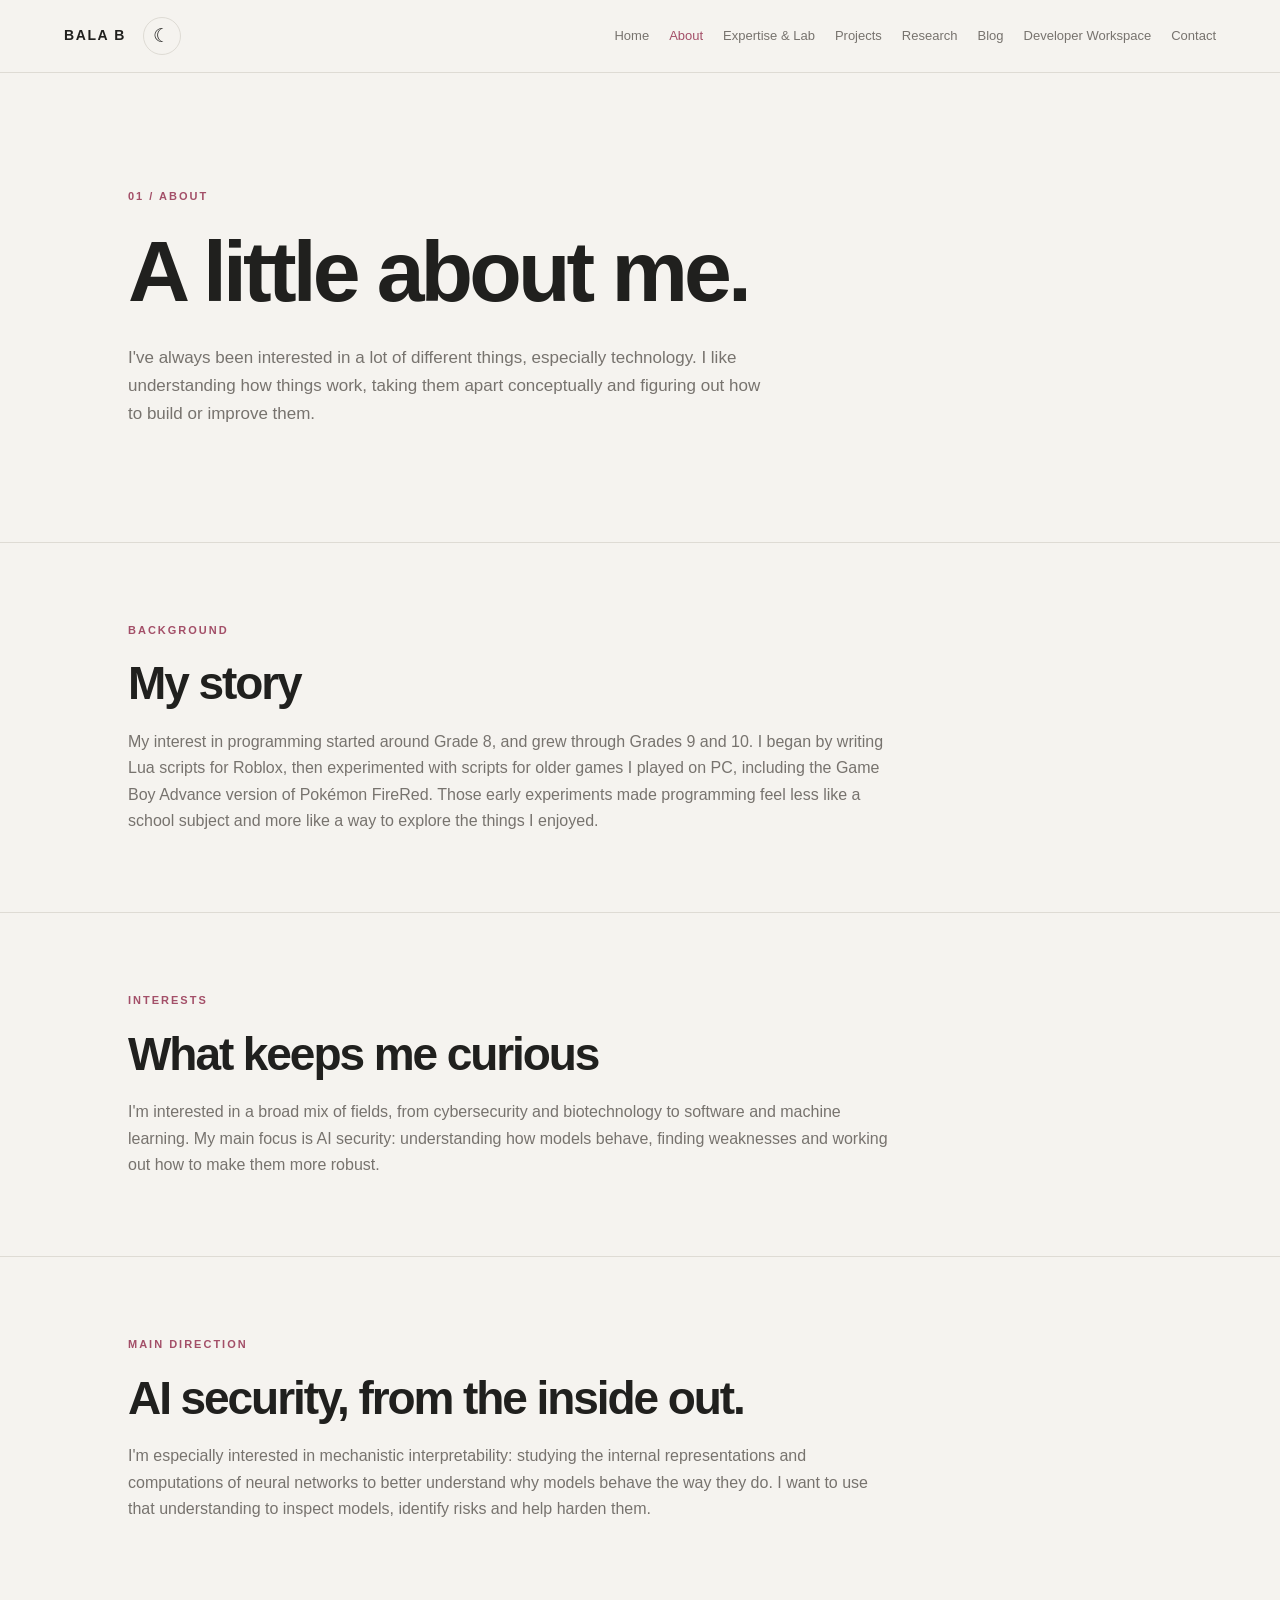
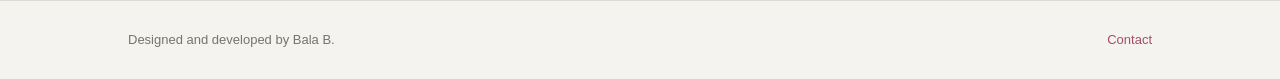
<file: about.html>
<!DOCTYPE html>
<html lang="en">
<head>
    <meta charset="UTF-8">
    <meta name="viewport" content="width=device-width, initial-scale=1.0">
    <meta name="description" content="Bala B's portfolio, projects, research and technical notes.">
    <meta name="theme-color" content="#f5f3ef">
    <title>About | Bala B</title>
    <script>
        try {
            const savedTheme = localStorage.getItem("bala-portfolio-theme");
            document.documentElement.dataset.theme = savedTheme === "dark" ? "dark" : "light";
        } catch (error) {
            document.documentElement.dataset.theme = "light";
        }
    </script>
    <link rel="stylesheet" href="css/style.css">
    <link rel="stylesheet" href="css/animations.css">
    <link rel="stylesheet" href="css/responsive.css">
</head>
<body>
    <header class="site-header">
        <nav class="navigation" aria-label="Main navigation">
            <div class="brand-group">
                <a class="brand" href="index.html">BALA B</a>
                <button class="theme-toggle" type="button" aria-label="Switch to dark theme" title="Switch theme">
                    <span class="theme-symbol" aria-hidden="true">☾</span>
                </button>
            </div>
            <div class="nav-tools">
                <button class="menu-toggle" type="button" aria-expanded="false" aria-controls="primary-navigation">Menu</button>
            </div>
            <div class="nav-links" id="primary-navigation">
                    <a href="index.html">Home</a>
                    <a href="about.html" aria-current="page">About</a>
                    <a href="expertise.html">Expertise & Lab</a>
                    <a href="projects.html">Projects</a>
                    <a href="research.html">Research</a>
                    <a href="blog.html">Blog</a>
                    <a href="workspace.html">Developer Workspace</a>
                    <a href="contact.html">Contact</a>
            </div>
        </nav>
    </header>

    <main>
        <section class="page-hero">
            <p class="eyebrow">01 / ABOUT</p>
            <h1>A little about me.</h1>
            <p class="hero-description">I've always been interested in a lot of different things, especially technology. I like understanding how things work, taking them apart conceptually and figuring out how to build or improve them.</p>
        </section>
        
        <section class="content-section">
            <p class="eyebrow">BACKGROUND</p>
            <h2>My story</h2>
            <p>My interest in programming started around Grade 8, and grew through Grades 9 and 10. I began by writing Lua scripts for Roblox, then experimented with scripts for older games I played on PC, including the Game Boy Advance version of Pokémon FireRed. Those early experiments made programming feel less like a school subject and more like a way to explore the things I enjoyed.</p>
        </section>

        <section class="content-section">
            <p class="eyebrow">INTERESTS</p>
            <h2>What keeps me curious</h2>
            <p>I'm interested in a broad mix of fields, from cybersecurity and biotechnology to software and machine learning. My main focus is AI security: understanding how models behave, finding weaknesses and working out how to make them more robust.</p>
        </section>
        <section class="content-section">
            <p class="eyebrow">MAIN DIRECTION</p>
            <h2>AI security, from the inside out.</h2>
            <p>I'm especially interested in mechanistic interpretability: studying the internal representations and computations of neural networks to better understand why models behave the way they do. I want to use that understanding to inspect models, identify risks and help harden them.</p>
        </section>
    </main>

    <footer class="site-footer">
        <p>Designed and developed by Bala B.</p>
        <a href="contact.html">Contact</a>
    </footer>

    <script src="js/theme.js"></script>
    <script src="js/navigation.js"></script>
    <script src="js/github.js"></script>

<script src="js/main.js"></script>
</body>
</html>
</file>
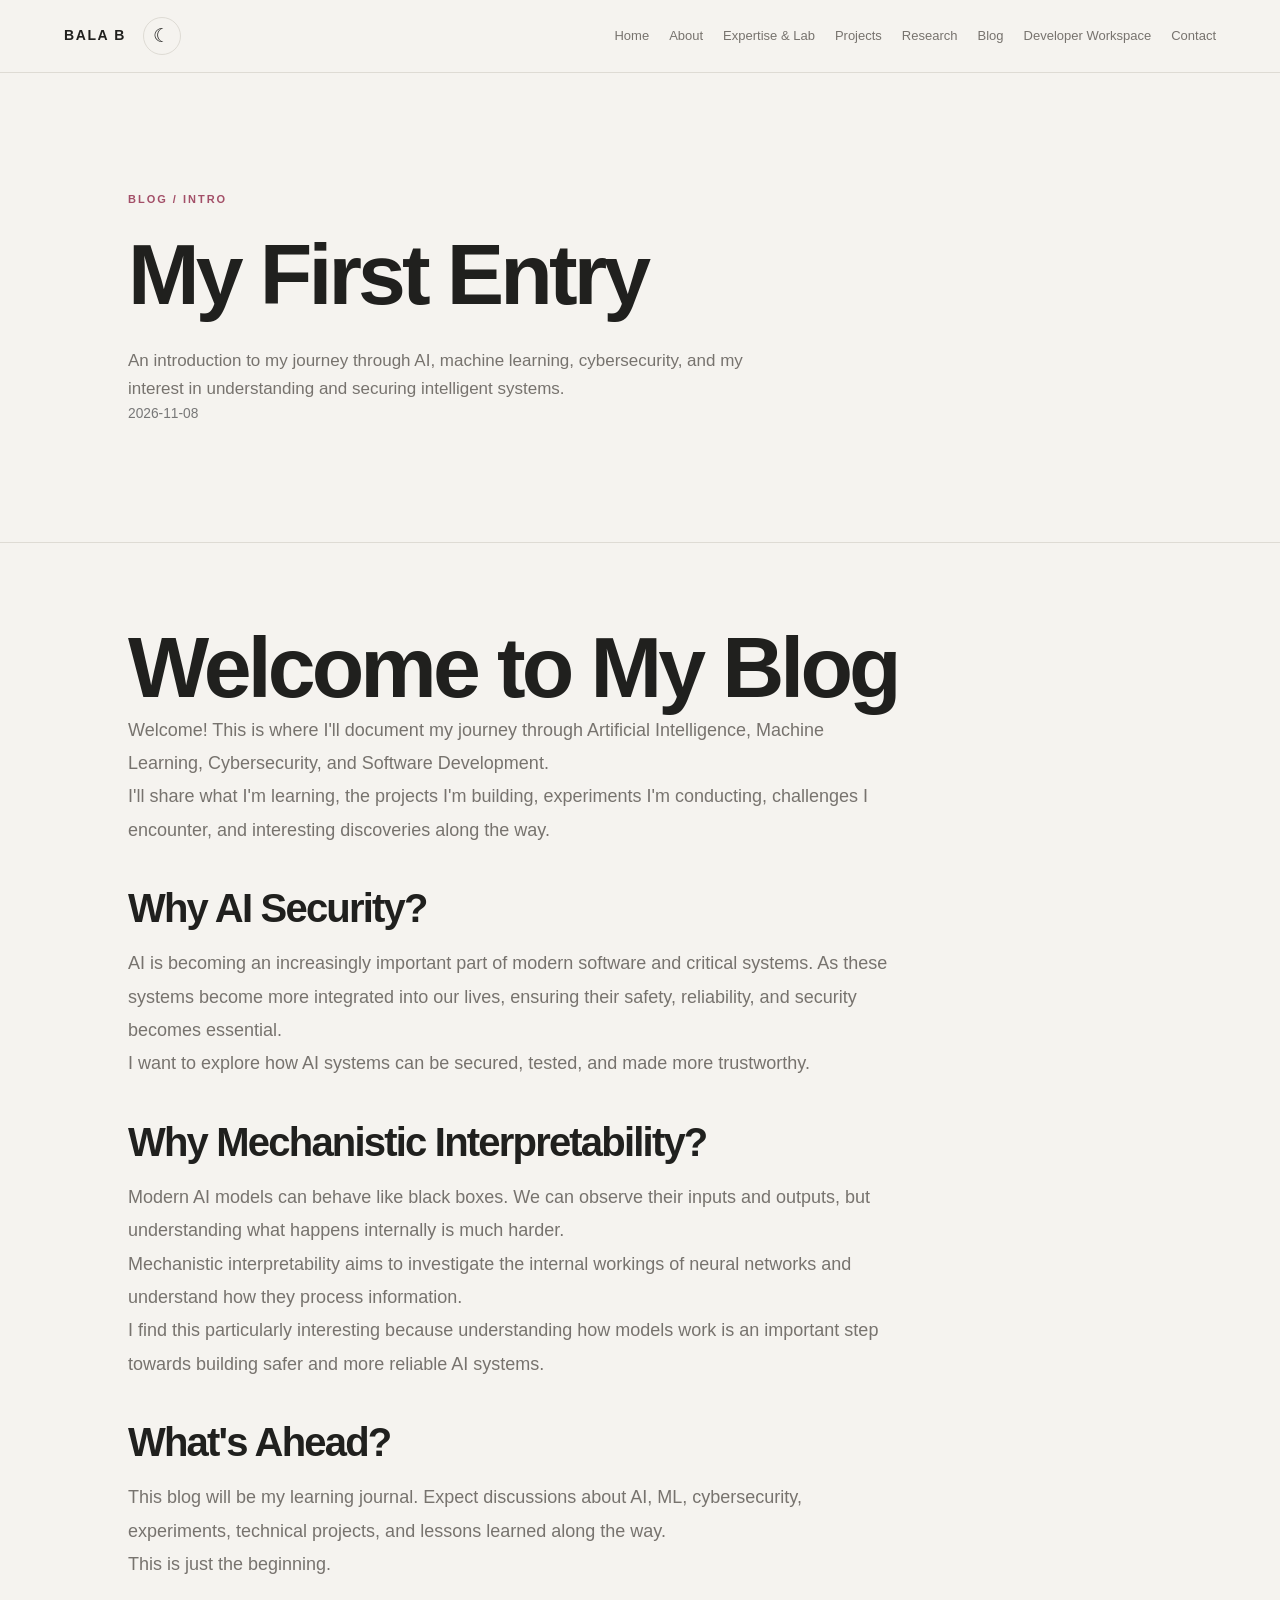
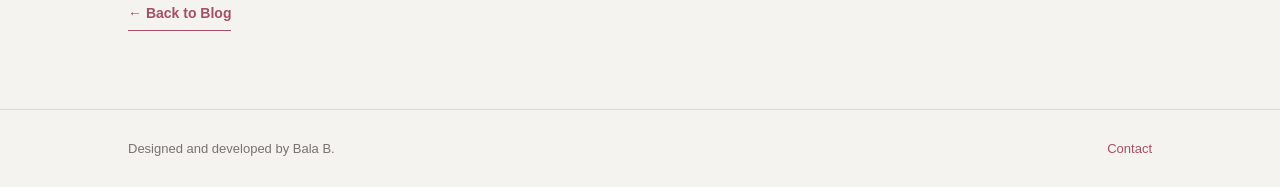
<file: blog-my-first-blog.html>
<!DOCTYPE html>
<html lang="en">
<head>
<meta charset="UTF-8">
<meta name="viewport" content="width=device-width, initial-scale=1.0">
<meta name="description" content="An introduction to my journey through AI, machine learning, cybersecurity, and my interest in understanding and securing intelligent systems.">
<title>My First Entry | Bala B</title>

<script>
try {
    const t = localStorage.getItem("bala-portfolio-theme");
    document.documentElement.dataset.theme =
        t === "dark" ? "dark" : "light";
} catch(e) {
    document.documentElement.dataset.theme = "light";
}
</script>

<link rel="stylesheet" href="css/style.css">
<link rel="stylesheet" href="css/animations.css">
<link rel="stylesheet" href="css/responsive.css">
</head>

<body>

<header class="site-header">
<nav class="navigation" aria-label="Main navigation">

<div class="brand-group">
<a class="brand" href="index.html">BALA B</a>
<button class="theme-toggle" type="button"
aria-label="Switch theme" title="Switch theme">
<span class="theme-symbol" aria-hidden="true">☾</span>
</button>
</div>

<div class="nav-tools">
<button class="menu-toggle" type="button"
aria-expanded="false" aria-controls="primary-navigation">
Menu
</button>
</div>

<div class="nav-links" id="primary-navigation">
<a href="index.html">Home</a>
<a href="about.html">About</a>
<a href="expertise.html">Expertise &amp; Lab</a>
<a href="projects.html">Projects</a>
<a href="research.html">Research</a>
<a href="blog.html">Blog</a>
<a href="workspace.html">Developer Workspace</a>
<a href="contact.html">Contact</a>
</div>

</nav>
</header>

<main>

<section class="page-hero">
<p class="eyebrow">BLOG / Intro</p>
<h1>My First Entry</h1>
<p class="hero-description">An introduction to my journey through AI, machine learning, cybersecurity, and my interest in understanding and securing intelligent systems.</p>
<p class="generated-meta">2026-11-08</p>
</section>

<section class="content-section article-content">
<h1>Welcome to My Blog</h1>
<p>Welcome! This is where I'll document my journey through Artificial Intelligence, Machine Learning, Cybersecurity, and Software Development.</p>
<p>I'll share what I'm learning, the projects I'm building, experiments I'm conducting, challenges I encounter, and interesting discoveries along the way.</p>
<h2>Why AI Security?</h2>
<p>AI is becoming an increasingly important part of modern software and critical systems. As these systems become more integrated into our lives, ensuring their safety, reliability, and security becomes essential.</p>
<p>I want to explore how AI systems can be secured, tested, and made more trustworthy.</p>
<h2>Why Mechanistic Interpretability?</h2>
<p>Modern AI models can behave like black boxes. We can observe their inputs and outputs, but understanding what happens internally is much harder.</p>
<p>Mechanistic interpretability aims to investigate the internal workings of neural networks and understand how they process information.</p>
<p>I find this particularly interesting because understanding how models work is an important step towards building safer and more reliable AI systems.</p>
<h2>What's Ahead?</h2>
<p>This blog will be my learning journal. Expect discussions about AI, ML, cybersecurity, experiments, technical projects, and lessons learned along the way.</p>
<p>This is just the beginning.</p>
<p>
<a class="text-link" href="blog.html">
← Back to Blog
</a>
</p>
</section>

</main>

<footer class="site-footer">
<p>Designed and developed by Bala B.</p>
<a href="contact.html">Contact</a>
</footer>

<script src="js/theme.js"></script>
<script src="js/navigation.js"></script>
<script src="js/github.js"></script>
<script src="js/main.js"></script>

</body>
</html>
</file>
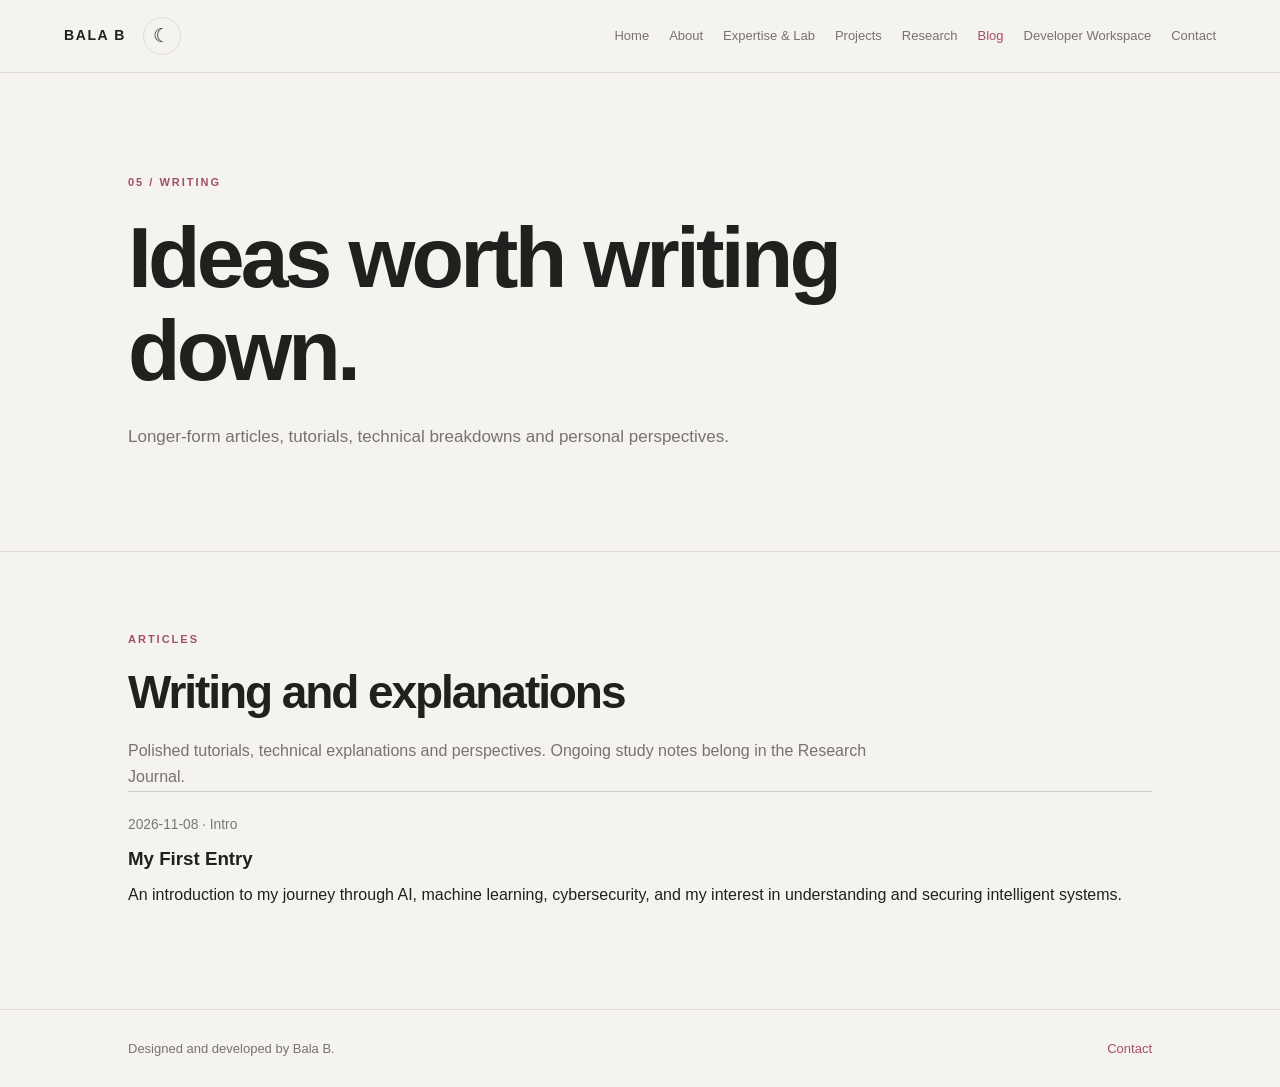
<file: blog.html>
<!DOCTYPE html>
<html lang="en">
<head>
    <meta charset="UTF-8">
    <meta name="viewport" content="width=device-width, initial-scale=1.0">
    <meta name="description" content="Bala B's portfolio, projects, research and technical notes.">
    <meta name="theme-color" content="#f5f3ef">
    <title>Blog | Bala B</title>
    <script>
        try {
            const savedTheme = localStorage.getItem("bala-portfolio-theme");
            document.documentElement.dataset.theme = savedTheme === "dark" ? "dark" : "light";
        } catch (error) {
            document.documentElement.dataset.theme = "light";
        }
    </script>
    <link rel="stylesheet" href="css/style.css">
    <link rel="stylesheet" href="css/animations.css">
    <link rel="stylesheet" href="css/responsive.css">
</head>
<body>
    <header class="site-header">
        <nav class="navigation" aria-label="Main navigation">
            <div class="brand-group">
                <a class="brand" href="index.html">BALA B</a>
                <button class="theme-toggle" type="button" aria-label="Switch to dark theme" title="Switch theme">
                    <span class="theme-symbol" aria-hidden="true">☾</span>
                </button>
            </div>
            <div class="nav-tools">
                <button class="menu-toggle" type="button" aria-expanded="false" aria-controls="primary-navigation">Menu</button>
            </div>
            <div class="nav-links" id="primary-navigation">
                    <a href="index.html">Home</a>
                    <a href="about.html">About</a>
                    <a href="expertise.html">Expertise & Lab</a>
                    <a href="projects.html">Projects</a>
                    <a href="research.html">Research</a>
                    <a href="blog.html" aria-current="page">Blog</a>
                    <a href="workspace.html">Developer Workspace</a>
                    <a href="contact.html">Contact</a>
            </div>
        </nav>
    </header>

    <main>
        <section class="page-hero">
            <p class="eyebrow">05 / WRITING</p>
            <h1>Ideas worth writing down.</h1>
            <p class="hero-description">Longer-form articles, tutorials, technical breakdowns and personal perspectives.</p>
        </section>
        
        <section class="content-section">
            <p class="eyebrow">ARTICLES</p>
            <h2>Writing and explanations</h2>
            <p>Polished tutorials, technical explanations and perspectives. Ongoing study notes belong in the Research Journal.</p>
            <!-- GENERATED:blog:START -->

<article class="generated-entry">
<p class="generated-meta">2026-11-08 · Intro</p>
<h3><a href="blog-my-first-blog.html">My First Entry</a></h3>
<p>An introduction to my journey through AI, machine learning, cybersecurity, and my interest in understanding and securing intelligent systems.</p>
</article>
<!-- GENERATED:blog:END -->
        </section>
    </main>

    <footer class="site-footer">
        <p>Designed and developed by Bala B.</p>
        <a href="contact.html">Contact</a>
    </footer>

    <script src="js/theme.js"></script>
    <script src="js/navigation.js"></script>
    <script src="js/github.js"></script>

<script src="js/main.js"></script>
</body>
</html>
</file>
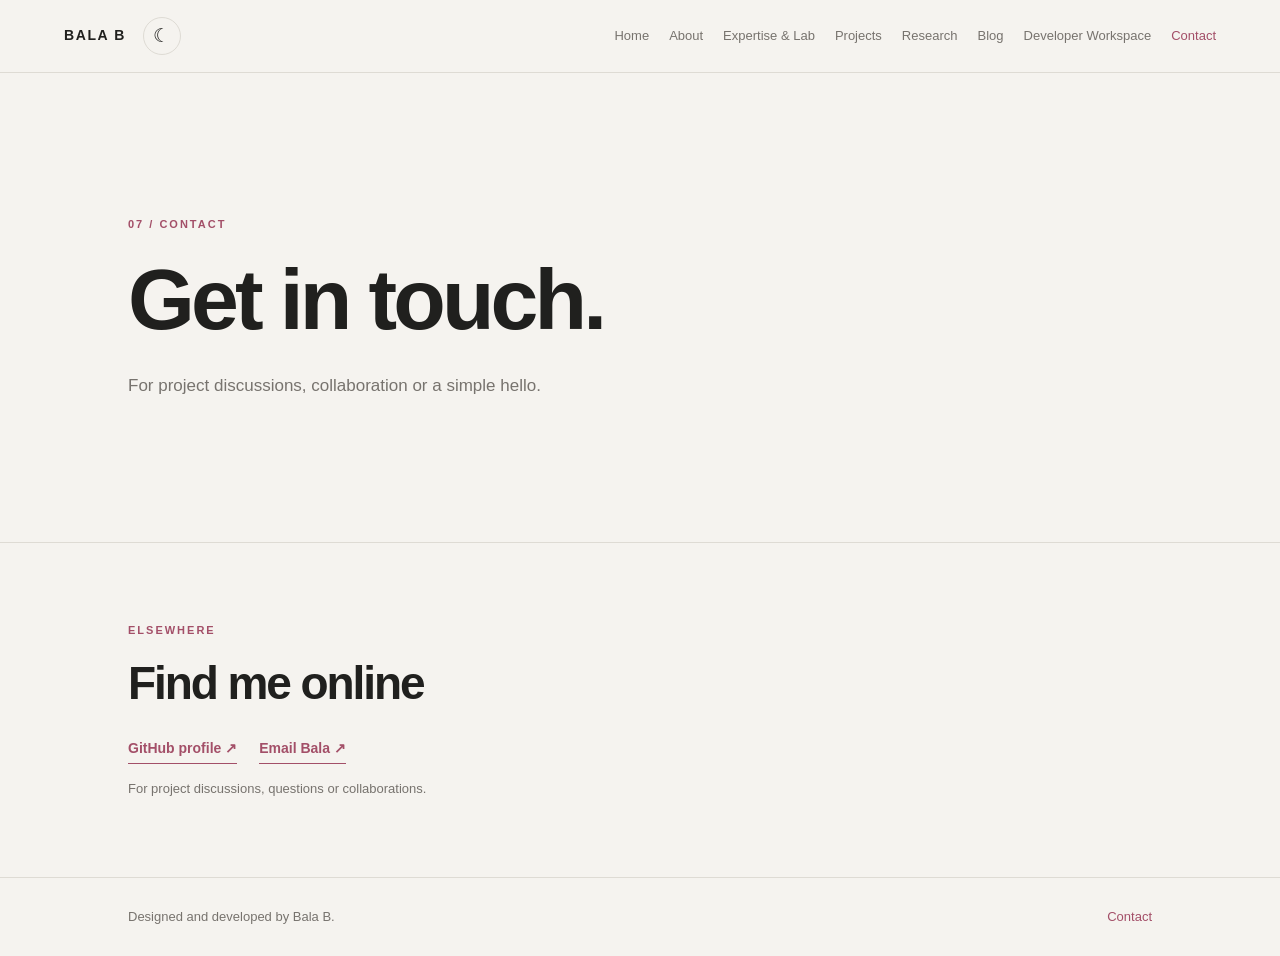
<file: contact.html>
<!DOCTYPE html>
<html lang="en">
<head>
    <meta charset="UTF-8">
    <meta name="viewport" content="width=device-width, initial-scale=1.0">
    <meta name="description" content="Bala B's portfolio, projects, research and technical notes.">
    <meta name="theme-color" content="#f5f3ef">
    <title>Contact | Bala B</title>
    <script>
        try {
            const savedTheme = localStorage.getItem("bala-portfolio-theme");
            document.documentElement.dataset.theme = savedTheme === "dark" ? "dark" : "light";
        } catch (error) {
            document.documentElement.dataset.theme = "light";
        }
    </script>
    <link rel="stylesheet" href="css/style.css">
    <link rel="stylesheet" href="css/animations.css">
    <link rel="stylesheet" href="css/responsive.css">
</head>
<body>
    <header class="site-header">
        <nav class="navigation" aria-label="Main navigation">
            <div class="brand-group">
                <a class="brand" href="index.html">BALA B</a>
                <button class="theme-toggle" type="button" aria-label="Switch to dark theme" title="Switch theme">
                    <span class="theme-symbol" aria-hidden="true">☾</span>
                </button>
            </div>
            <div class="nav-tools">
                <button class="menu-toggle" type="button" aria-expanded="false" aria-controls="primary-navigation">Menu</button>
            </div>
            <div class="nav-links" id="primary-navigation">
                    <a href="index.html">Home</a>
                    <a href="about.html">About</a>
                    <a href="expertise.html">Expertise & Lab</a>
                    <a href="projects.html">Projects</a>
                    <a href="research.html">Research</a>
                    <a href="blog.html">Blog</a>
                    <a href="workspace.html">Developer Workspace</a>
                    <a href="contact.html" aria-current="page">Contact</a>
            </div>
        </nav>
    </header>

    <main>
        <section class="page-hero">
            <p class="eyebrow">07 / CONTACT</p>
            <h1>Get in touch.</h1>
            <p class="hero-description">For project discussions, collaboration or a simple hello.</p>
        </section>
        
        <section class="content-section">
            <p class="eyebrow">ELSEWHERE</p>
            <h2>Find me online</h2>
            
                <div class="contact-links">
                    <a class="text-link" href="https://github.com/bala124656" target="_blank" rel="noopener noreferrer">GitHub profile ↗</a>
                    <a class="text-link" href="mailto:bala124656@gmail.com">Email Bala ↗</a>
                </div>
                <p class="muted">For project discussions, questions or collaborations.</p>
            
        </section>
    </main>

    <footer class="site-footer">
        <p>Designed and developed by Bala B.</p>
        <a href="contact.html">Contact</a>
    </footer>

    <script src="js/theme.js"></script>
    <script src="js/navigation.js"></script>
    <script src="js/github.js"></script>

<script src="js/main.js"></script>
</body>
</html>
</file>
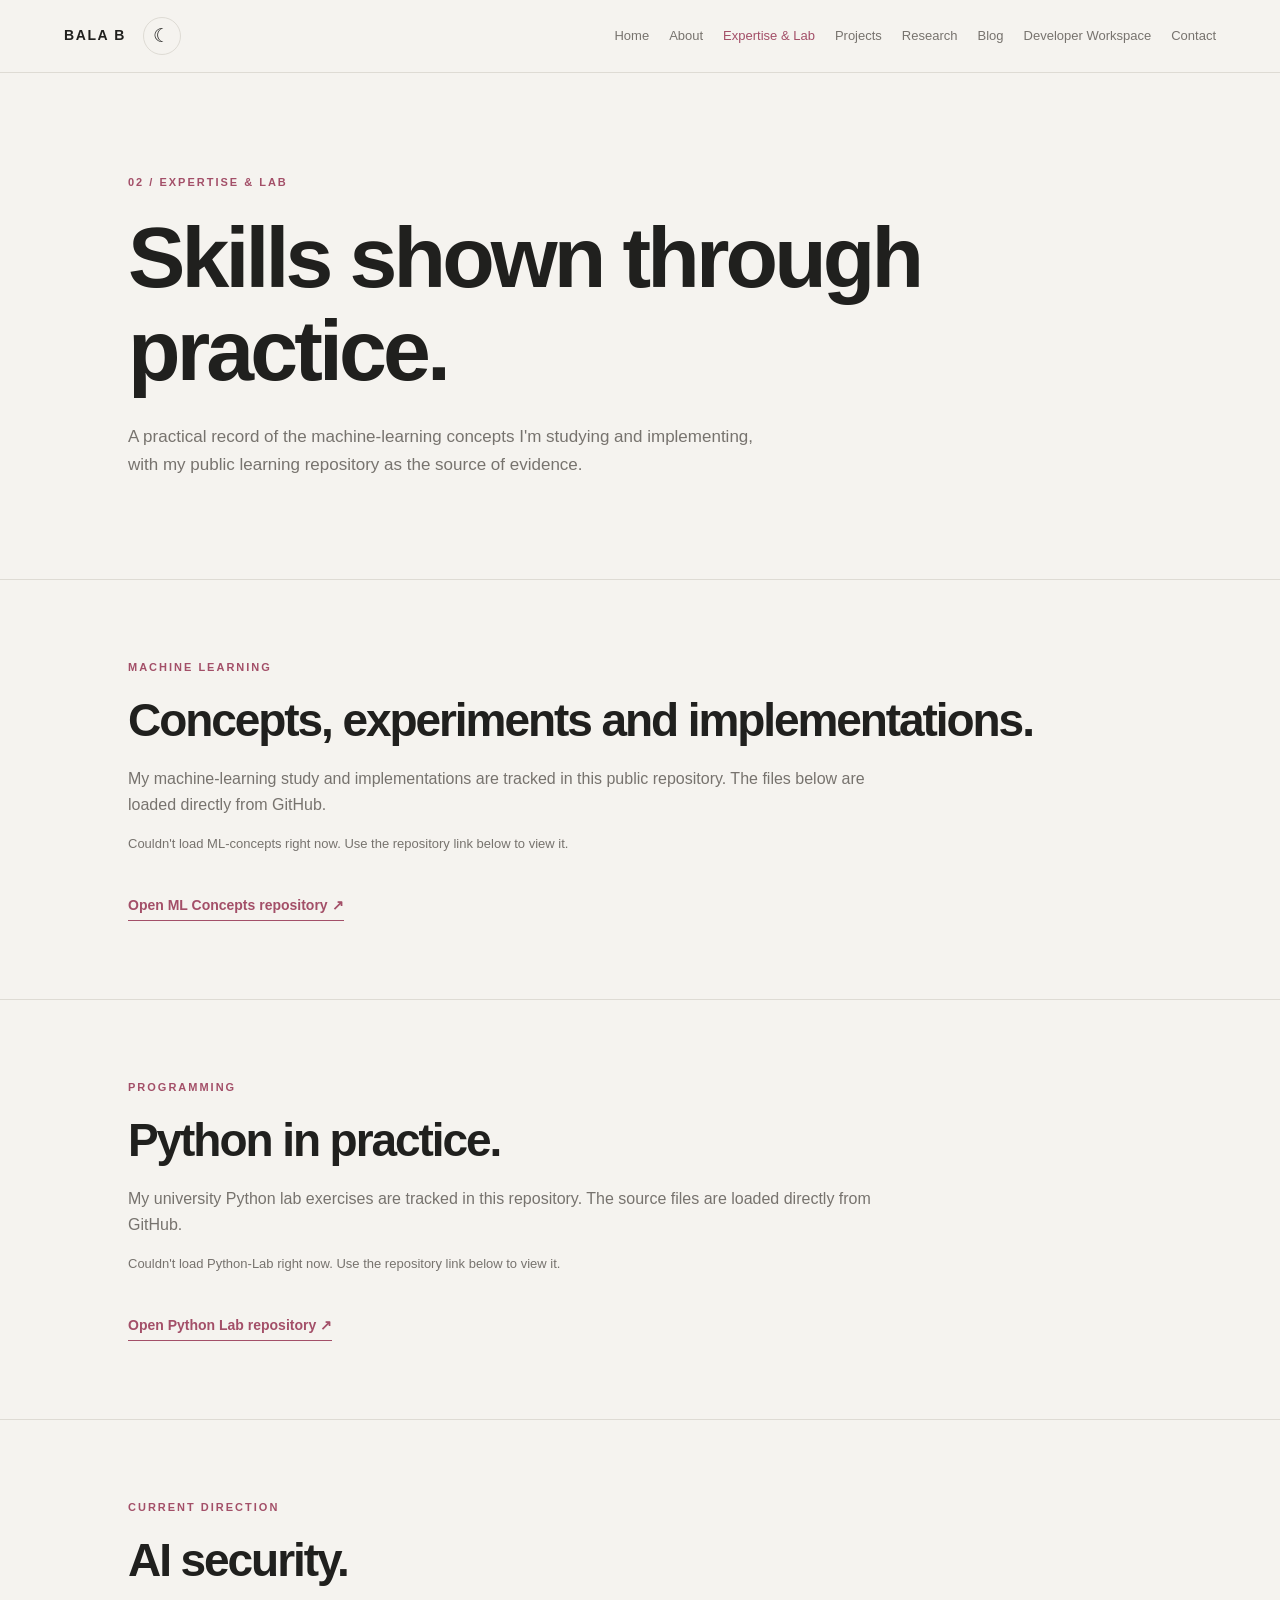
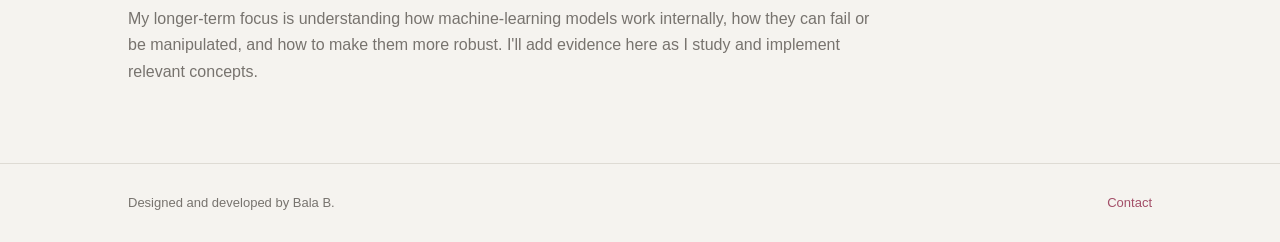
<file: expertise.html>
<!DOCTYPE html>
<html lang="en">
<head>
    <meta charset="UTF-8">
    <meta name="viewport" content="width=device-width, initial-scale=1.0">
    <meta name="description" content="Bala B's portfolio, projects, research and technical notes.">
    <meta name="theme-color" content="#f5f3ef">
    <title>Expertise & Lab | Bala B</title>
    <script>
        try {
            const savedTheme = localStorage.getItem("bala-portfolio-theme");
            document.documentElement.dataset.theme = savedTheme === "dark" ? "dark" : "light";
        } catch (error) {
            document.documentElement.dataset.theme = "light";
        }
    </script>
    <link rel="stylesheet" href="css/style.css">
    <link rel="stylesheet" href="css/animations.css">
    <link rel="stylesheet" href="css/responsive.css">
</head>
<body>
    <header class="site-header">
        <nav class="navigation" aria-label="Main navigation">
            <div class="brand-group">
                <a class="brand" href="index.html">BALA B</a>
                <button class="theme-toggle" type="button" aria-label="Switch to dark theme" title="Switch theme">
                    <span class="theme-symbol" aria-hidden="true">☾</span>
                </button>
            </div>
            <div class="nav-tools">
                <button class="menu-toggle" type="button" aria-expanded="false" aria-controls="primary-navigation">Menu</button>
            </div>
            <div class="nav-links" id="primary-navigation">
                    <a href="index.html">Home</a>
                    <a href="about.html">About</a>
                    <a href="expertise.html" aria-current="page">Expertise & Lab</a>
                    <a href="projects.html">Projects</a>
                    <a href="research.html">Research</a>
                    <a href="blog.html">Blog</a>
                    <a href="workspace.html">Developer Workspace</a>
                    <a href="contact.html">Contact</a>
            </div>
        </nav>
    </header>

    <main>
        <section class="page-hero">
            <p class="eyebrow">02 / EXPERTISE &amp; LAB</p>
            <h1>Skills shown through practice.</h1>
            <p class="hero-description">A practical record of the machine-learning concepts I'm studying and implementing, with my public learning repository as the source of evidence.</p>
        </section>

        <section class="content-section">
            <p class="eyebrow">MACHINE LEARNING</p>
            <h2>Concepts, experiments and implementations.</h2>
            <p>My machine-learning study and implementations are tracked in this public repository. The files below are loaded directly from GitHub.</p>
            <p id="ml-repo-status" class="muted" aria-live="polite">Loading ML concepts from GitHub…</p>
            <div id="ml-concepts-list" class="repo-grid"></div>
            <a class="text-link" href="https://github.com/bala124656/ML-concepts" target="_blank" rel="noopener noreferrer">Open ML Concepts repository ↗</a>
        </section>

        <section class="content-section">
            <p class="eyebrow">PROGRAMMING</p>
            <h2>Python in practice.</h2>
            <p>My university Python lab exercises are tracked in this repository. The source files are loaded directly from GitHub.</p>
            <p id="python-repo-status" class="muted" aria-live="polite">Loading Python lab files from GitHub…</p>
            <div id="python-lab-list" class="repo-grid"></div>
            <a class="text-link" href="https://github.com/bala124656/Python-Lab" target="_blank" rel="noopener noreferrer">Open Python Lab repository ↗</a>
        </section>

        <section class="content-section">
            <p class="eyebrow">CURRENT DIRECTION</p>
            <h2>AI security.</h2>
            <p>My longer-term focus is understanding how machine-learning models work internally, how they can fail or be manipulated, and how to make them more robust. I'll add evidence here as I study and implement relevant concepts.</p>
        </section>
    </main>

    <footer class="site-footer">
        <p>Designed and developed by Bala B.</p>
        <a href="contact.html">Contact</a>
    </footer>

    <script src="js/theme.js"></script>
    <script src="js/navigation.js"></script>
    <script src="js/github.js"></script>

<script src="js/main.js"></script>
</body>
</html>
</file>
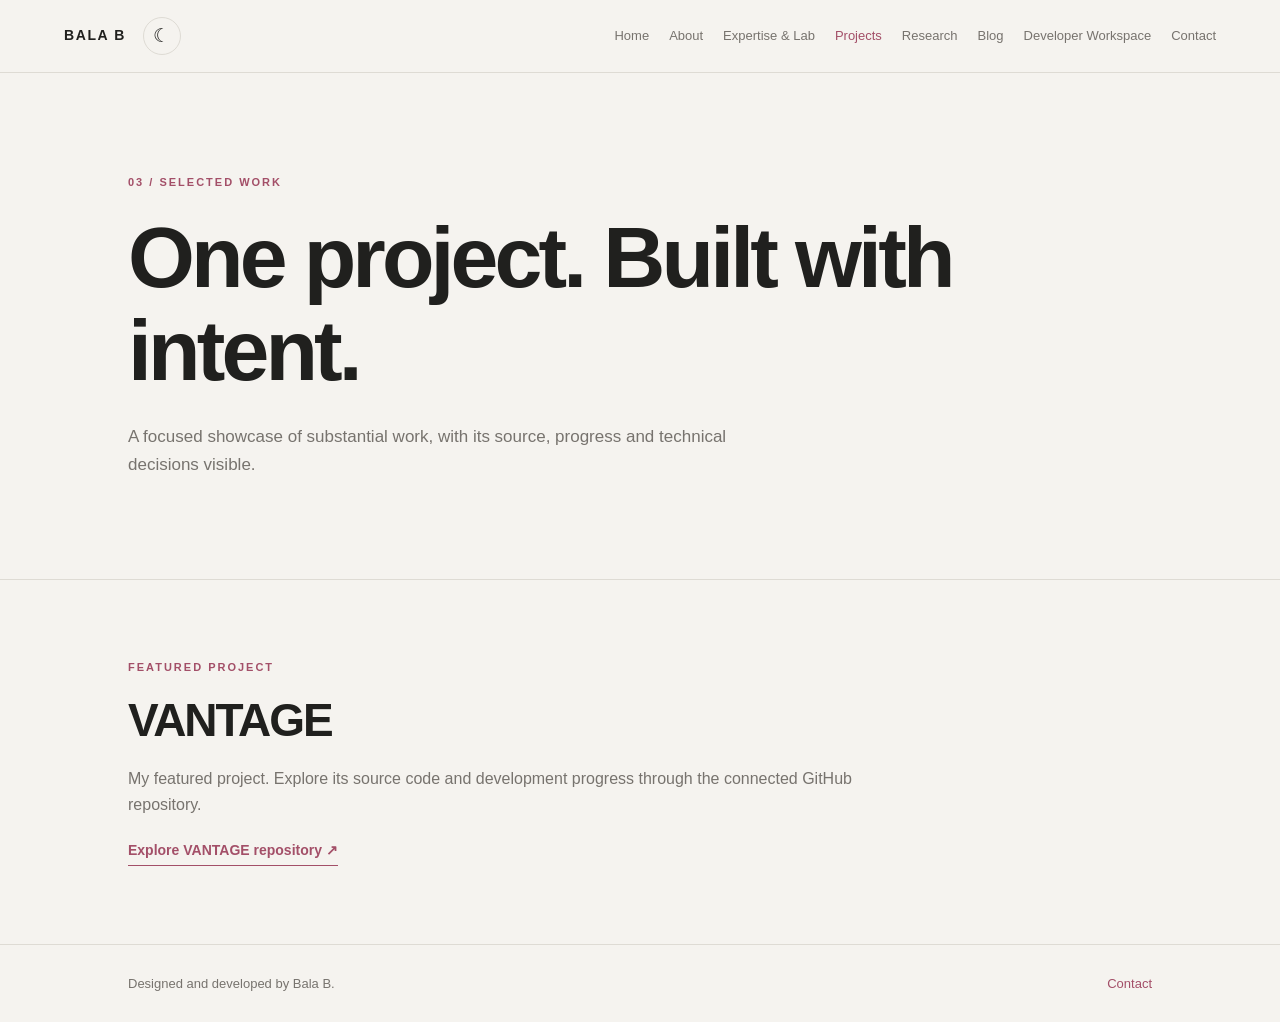
<file: projects.html>
<!DOCTYPE html>
<html lang="en">
<head>
    <meta charset="UTF-8">
    <meta name="viewport" content="width=device-width, initial-scale=1.0">
    <meta name="description" content="Bala B's portfolio, projects, research and technical notes.">
    <meta name="theme-color" content="#f5f3ef">
    <title>Projects | Bala B</title>
    <script>
        try {
            const savedTheme = localStorage.getItem("bala-portfolio-theme");
            document.documentElement.dataset.theme = savedTheme === "dark" ? "dark" : "light";
        } catch (error) {
            document.documentElement.dataset.theme = "light";
        }
    </script>
    <link rel="stylesheet" href="css/style.css">
    <link rel="stylesheet" href="css/animations.css">
    <link rel="stylesheet" href="css/responsive.css">
</head>
<body>
    <header class="site-header">
        <nav class="navigation" aria-label="Main navigation">
            <div class="brand-group">
                <a class="brand" href="index.html">BALA B</a>
                <button class="theme-toggle" type="button" aria-label="Switch to dark theme" title="Switch theme">
                    <span class="theme-symbol" aria-hidden="true">☾</span>
                </button>
            </div>
            <div class="nav-tools">
                <button class="menu-toggle" type="button" aria-expanded="false" aria-controls="primary-navigation">Menu</button>
            </div>
            <div class="nav-links" id="primary-navigation">
                    <a href="index.html">Home</a>
                    <a href="about.html">About</a>
                    <a href="expertise.html">Expertise & Lab</a>
                    <a href="projects.html" aria-current="page">Projects</a>
                    <a href="research.html">Research</a>
                    <a href="blog.html">Blog</a>
                    <a href="workspace.html">Developer Workspace</a>
                    <a href="contact.html">Contact</a>
            </div>
        </nav>
    </header>

    <main>
        <section class="page-hero">
            <p class="eyebrow">03 / SELECTED WORK</p>
            <h1>One project. Built with intent.</h1>
            <p class="hero-description">A focused showcase of substantial work, with its source, progress and technical decisions visible.</p>
        </section>
        <section class="content-section">
            <p class="eyebrow">FEATURED PROJECT</p>
            <h2>VANTAGE</h2>
            <p>My featured project. Explore its source code and development progress through the connected GitHub repository.</p>
            <a class="text-link" href="https://github.com/bala124656/Vantage" target="_blank" rel="noopener noreferrer">Explore VANTAGE repository ↗</a>
        </section>
    </main>

    <footer class="site-footer">
        <p>Designed and developed by Bala B.</p>
        <a href="contact.html">Contact</a>
    </footer>

    <script src="js/theme.js"></script>
    <script src="js/navigation.js"></script>
    <script src="js/github.js"></script>

<script src="js/main.js"></script>
</body>
</html>
</file>
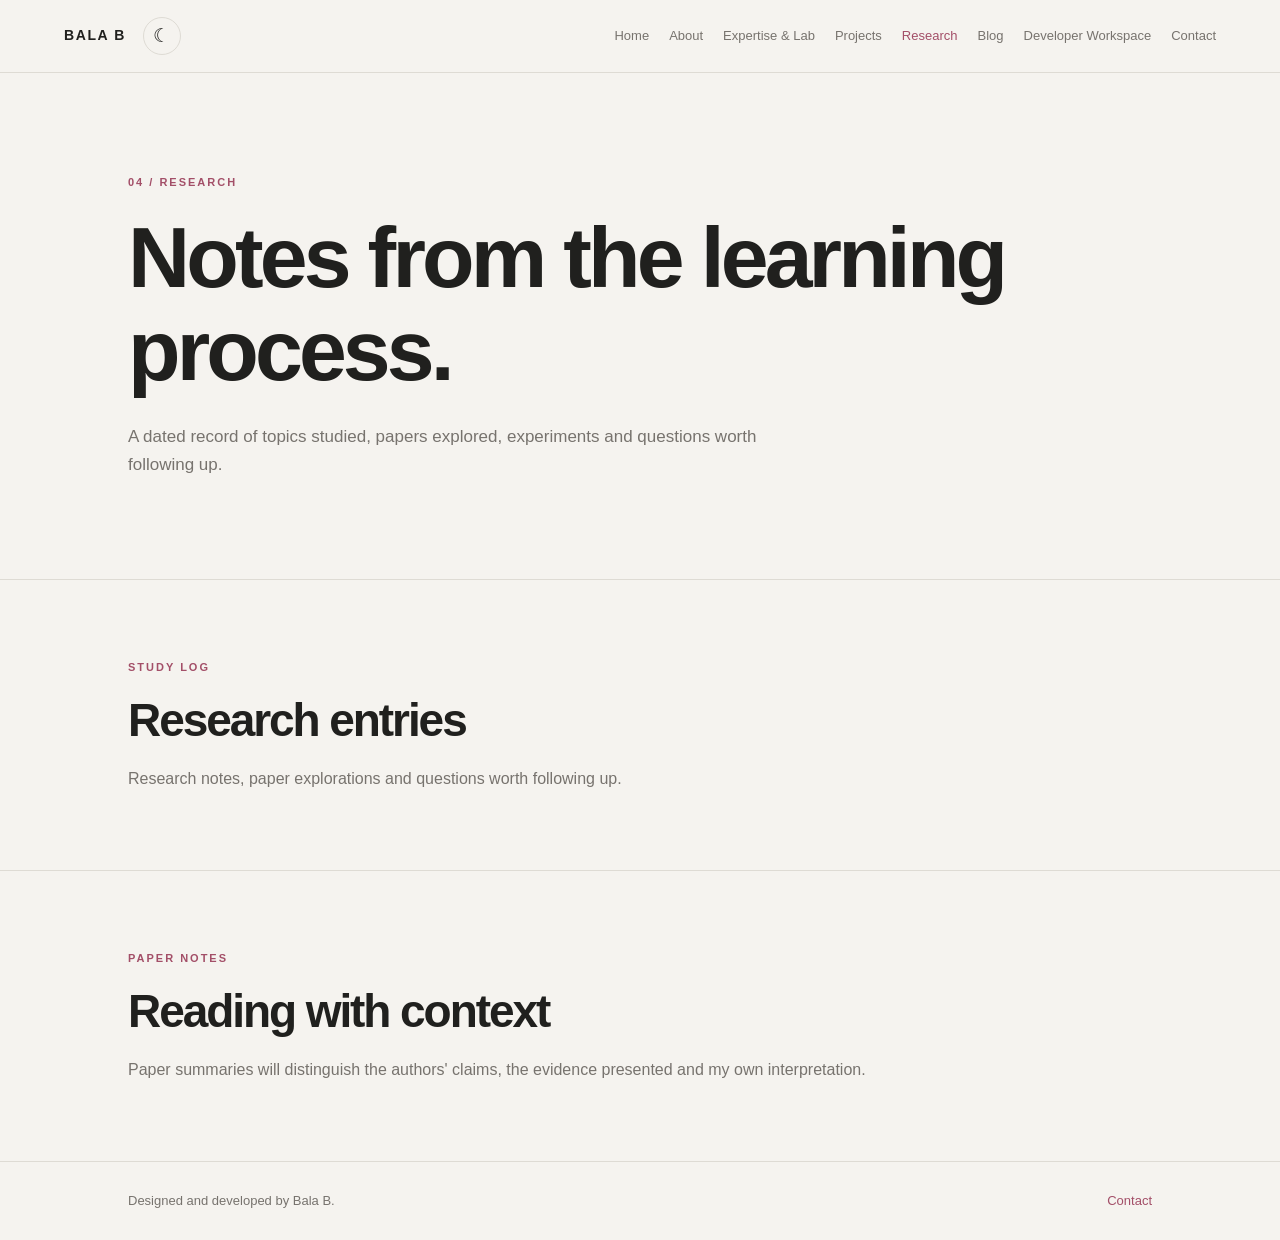
<file: research.html>
<!DOCTYPE html>
<html lang="en">
<head>
    <meta charset="UTF-8">
    <meta name="viewport" content="width=device-width, initial-scale=1.0">
    <meta name="description" content="Bala B's portfolio, projects, research and technical notes.">
    <meta name="theme-color" content="#f5f3ef">
    <title>Research Journal | Bala B</title>
    <script>
        try {
            const savedTheme = localStorage.getItem("bala-portfolio-theme");
            document.documentElement.dataset.theme = savedTheme === "dark" ? "dark" : "light";
        } catch (error) {
            document.documentElement.dataset.theme = "light";
        }
    </script>
    <link rel="stylesheet" href="css/style.css">
    <link rel="stylesheet" href="css/animations.css">
    <link rel="stylesheet" href="css/responsive.css">
</head>
<body>
    <header class="site-header">
        <nav class="navigation" aria-label="Main navigation">
            <div class="brand-group">
                <a class="brand" href="index.html">BALA B</a>
                <button class="theme-toggle" type="button" aria-label="Switch to dark theme" title="Switch theme">
                    <span class="theme-symbol" aria-hidden="true">☾</span>
                </button>
            </div>
            <div class="nav-tools">
                <button class="menu-toggle" type="button" aria-expanded="false" aria-controls="primary-navigation">Menu</button>
            </div>
            <div class="nav-links" id="primary-navigation">
                    <a href="index.html">Home</a>
                    <a href="about.html">About</a>
                    <a href="expertise.html">Expertise & Lab</a>
                    <a href="projects.html">Projects</a>
                    <a href="research.html" aria-current="page">Research</a>
                    <a href="blog.html">Blog</a>
                    <a href="workspace.html">Developer Workspace</a>
                    <a href="contact.html">Contact</a>
            </div>
        </nav>
    </header>

    <main>
        <section class="page-hero">
            <p class="eyebrow">04 / RESEARCH</p>
            <h1>Notes from the learning process.</h1>
            <p class="hero-description">A dated record of topics studied, papers explored, experiments and questions worth following up.</p>
        </section>
        
        <section class="content-section">
            <p class="eyebrow">STUDY LOG</p>
            <h2>Research entries</h2>
            <p>Research notes, paper explorations and questions worth following up.</p>
            <!-- GENERATED:research:START -->
<!-- GENERATED:research:END -->
        </section>

        <section class="content-section">
            <p class="eyebrow">PAPER NOTES</p>
            <h2>Reading with context</h2>
            <p>Paper summaries will distinguish the authors' claims, the evidence presented and my own interpretation.</p>
        </section>
    </main>

    <footer class="site-footer">
        <p>Designed and developed by Bala B.</p>
        <a href="contact.html">Contact</a>
    </footer>

    <script src="js/theme.js"></script>
    <script src="js/navigation.js"></script>
    <script src="js/github.js"></script>

<script src="js/main.js"></script>
</body>
</html>
</file>
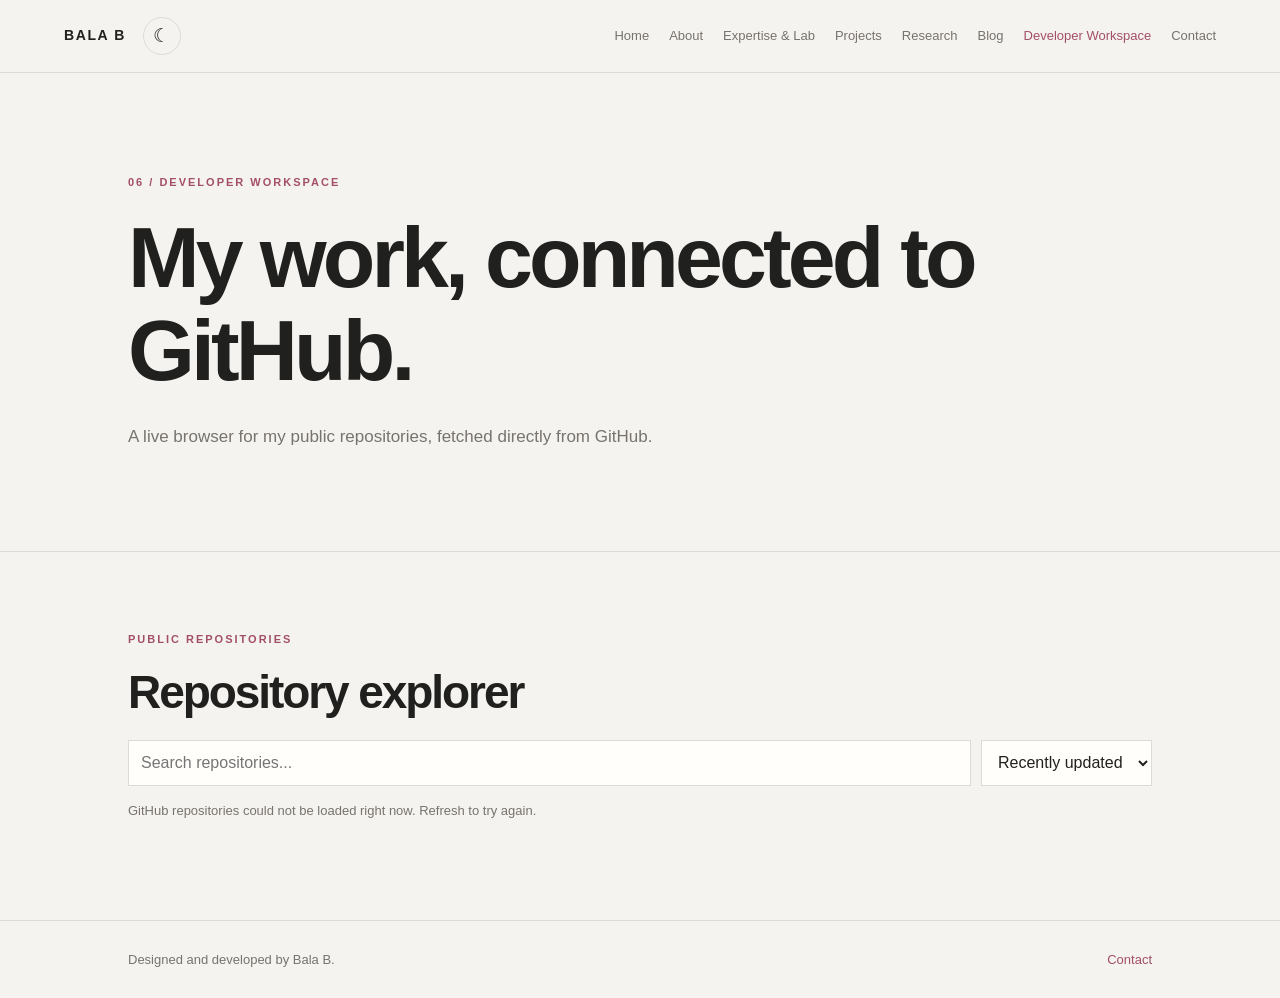
<file: workspace.html>
<!DOCTYPE html>
<html lang="en">
<head>
    <meta charset="UTF-8">
    <meta name="viewport" content="width=device-width, initial-scale=1.0">
    <meta name="description" content="Bala B's portfolio, projects, research and technical notes.">
    <meta name="theme-color" content="#f5f3ef">
    <title>Developer Workspace | Bala B</title>
    <script>
        try {
            const savedTheme = localStorage.getItem("bala-portfolio-theme");
            document.documentElement.dataset.theme = savedTheme === "dark" ? "dark" : "light";
        } catch (error) {
            document.documentElement.dataset.theme = "light";
        }
    </script>
    <link rel="stylesheet" href="css/style.css">
    <link rel="stylesheet" href="css/animations.css">
    <link rel="stylesheet" href="css/responsive.css">
</head>
<body>
    <header class="site-header">
        <nav class="navigation" aria-label="Main navigation">
            <div class="brand-group">
                <a class="brand" href="index.html">BALA B</a>
                <button class="theme-toggle" type="button" aria-label="Switch to dark theme" title="Switch theme">
                    <span class="theme-symbol" aria-hidden="true">☾</span>
                </button>
            </div>
            <div class="nav-tools">
                <button class="menu-toggle" type="button" aria-expanded="false" aria-controls="primary-navigation">Menu</button>
            </div>
            <div class="nav-links" id="primary-navigation">
                    <a href="index.html">Home</a>
                    <a href="about.html">About</a>
                    <a href="expertise.html">Expertise & Lab</a>
                    <a href="projects.html">Projects</a>
                    <a href="research.html">Research</a>
                    <a href="blog.html">Blog</a>
                    <a href="workspace.html" aria-current="page">Developer Workspace</a>
                    <a href="contact.html">Contact</a>
            </div>
        </nav>
    </header>

    <main>
        <section class="page-hero">
            <p class="eyebrow">06 / DEVELOPER WORKSPACE</p>
            <h1>My work, connected to GitHub.</h1>
            <p class="hero-description">A live browser for my public repositories, fetched directly from GitHub.</p>
        </section>
        
        <section class="content-section">
            <p class="eyebrow">PUBLIC REPOSITORIES</p>
            <h2>Repository explorer</h2>
            
                <div class="repo-controls">
                    <label class="sr-only" for="repo-search">Search repositories</label>
                    <input id="repo-search" type="search" placeholder="Search repositories..." autocomplete="off">
                    <label class="sr-only" for="repo-sort">Sort repositories</label>
                    <select id="repo-sort">
                        <option value="updated">Recently updated</option>
                        <option value="stars">Most stars</option>
                        <option value="name">Name A–Z</option>
                    </select>
                </div>
                <p id="repo-status" class="muted" aria-live="polite">Loading public repositories for bala124656…</p>
                <div id="github-repositories" class="repo-grid"></div>
            
        </section>
    </main>

    <footer class="site-footer">
        <p>Designed and developed by Bala B.</p>
        <a href="contact.html">Contact</a>
    </footer>

    <script src="js/theme.js"></script>
    <script src="js/navigation.js"></script>
    <script src="js/github.js"></script>

<script src="js/main.js"></script>
</body>
</html>
</file>
<file: css/style.css>
/* Bala B portfolio: editorial, readable, deliberately non-generic. */
:root {
    color-scheme: light;
    --background: #f5f3ef;
    --foreground: #20201e;
    --secondary: #77736e;
    --accent: #a34f68;
    --border: #dedbd4;
    --surface: #ebe8e1;
    --field: #fffefa;
    --font-main: Arial, Helvetica, sans-serif;
}
:root[data-theme="dark"] {
    color-scheme: dark;
    --background: #191918;
    --foreground: #eeeae3;
    --secondary: #aaa49a;
    --accent: #e39ab0;
    --border: #393733;
    --surface: #242321;
    --field: #201f1d;
}
* { box-sizing: border-box; margin: 0; padding: 0; }
html { scroll-behavior: smooth; }
body {
    min-height: 100vh;
    background: var(--background);
    color: var(--foreground);
    font-family: var(--font-main);
    line-height: 1.65;
    transition: background-color 180ms ease, color 180ms ease;
}
a { color: inherit; text-decoration: none; }
button, input, select { font: inherit; }
.site-header {
    position: sticky;
    top: 0;
    z-index: 20;
    padding: 17px 5%;
    background: var(--background);
    border-bottom: 1px solid var(--border);
}
.navigation {
    max-width: 1440px;
    margin: 0 auto;
    display: flex;
    align-items: center;
    justify-content: space-between;
    gap: 24px;
}
.brand-group { display: flex; align-items: center; gap: 17px; flex: 0 0 auto; }
.brand { flex: 0 0 auto; font-size: 14px; font-weight: 800; letter-spacing: 1.6px; }
.nav-links { display: flex; flex-wrap: wrap; justify-content: flex-end; align-items: center; gap: 9px 20px; }
.nav-links a { color: var(--secondary); font-size: 13px; transition: color 160ms ease; }
.nav-links a:hover, .nav-links a[aria-current="page"] { color: var(--accent); }
.nav-tools { display: flex; align-items: center; gap: 9px; }
.theme-toggle, .menu-toggle {
    min-width: 38px;
    height: 38px;
    display: inline-grid;
    place-items: center;
    border: 1px solid var(--border);
    border-radius: 50%;
    background: transparent;
    color: var(--foreground);
    cursor: pointer;
}
.theme-toggle { font-size: 19px; }
.menu-toggle { display: none; min-width: auto; padding: 0 13px; border-radius: 20px; font-size: 13px; }
.page-hero {
    max-width: 1440px;
    min-height: 470px;
    margin: 0 auto;
    padding: 100px 10%;
    display: flex;
    flex-direction: column;
    align-items: flex-start;
    justify-content: center;
    border-bottom: 1px solid var(--border);
}
.eyebrow { margin-bottom: 20px; color: var(--accent); font-size: 11px; font-weight: 700; letter-spacing: 2px; text-transform: uppercase; }
h1, h2 { font-weight: 700; letter-spacing: -.045em; line-height: 1.08; }
h1 { max-width: 940px; font-size: clamp(44px, 7vw, 86px); }
h2 { margin-bottom: 20px; font-size: clamp(30px, 4vw, 46px); }
.hero-description { max-width: 650px; margin-top: 26px; color: var(--secondary); font-size: 17px; }
.content-section { max-width: 1440px; margin: 0 auto; padding: 78px 10%; border-bottom: 1px solid var(--border); }
.content-section > p:not(.eyebrow) { max-width: 760px; color: var(--secondary); }
.text-link { display: inline-block; margin-top: 20px; padding-bottom: 3px; color: var(--accent); border-bottom: 1px solid currentColor; font-size: 14px; font-weight: 700; }
.muted { margin-top: 14px; color: var(--secondary); font-size: 13px; }
.site-footer { max-width: 1440px; margin: 0 auto; padding: 28px 10%; display: flex; justify-content: space-between; gap: 20px; color: var(--secondary); font-size: 13px; }
.site-footer a { color: var(--accent); }
:focus-visible { outline: 2px solid var(--accent); outline-offset: 4px; }
.sr-only { position: absolute; width: 1px; height: 1px; padding: 0; margin: -1px; overflow: hidden; clip: rect(0,0,0,0); white-space: nowrap; border: 0; }
.repo-controls { display: flex; flex-wrap: wrap; gap: 10px; margin: 22px 0 12px; }
.repo-controls input, .repo-controls select {
    min-height: 42px;
    padding: 9px 12px;
    border: 1px solid var(--border);
    border-radius: 0;
    background: var(--field);
    color: var(--foreground);
}
.repo-controls input { flex: 1 1 240px; }
.repo-grid { display: grid; grid-template-columns: repeat(auto-fit, minmax(min(100%, 260px), 1fr)); gap: 14px; margin-top: 20px; }
.repo-card { min-width: 0; padding: 19px; display: flex; flex-direction: column; gap: 10px; border: 1px solid var(--border); background: var(--surface); }
.repo-card h3 { overflow-wrap: anywhere; font-size: 17px; }
.repo-card h3 a:hover { color: var(--accent); }
.repo-card p { color: var(--secondary); font-size: 13px; }
.repo-meta { display: flex; flex-wrap: wrap; gap: 7px 13px; margin-top: auto; padding-top: 8px; color: var(--secondary); font-size: 11px; }
.contact-links { display: flex; flex-wrap: wrap; gap: 12px 22px; }
.contact-links .text-link { margin-top: 8px; }
@media (prefers-reduced-motion: reduce) {
    *, *::before, *::after { scroll-behavior: auto !important; transition-duration: .01ms !important; }
}


/* Homepage identity and embedded GitHub profile */
.home-name {
    font-size: clamp(76px, 13vw, 156px);
    line-height: .94;
    letter-spacing: -.075em;
}
.home-tagline {
    margin-top: 24px;
    color: var(--foreground);
    font-size: clamp(19px, 2.3vw, 27px);
    letter-spacing: -.025em;
}
.home-name + .home-tagline + .hero-description { margin-top: 18px; }
/* Homepage name and circular GitHub avatar */
.home-identity {
    display: flex;
    align-items: center;
    gap: clamp(22px, 4vw, 54px);
    width: 100%;
}
.github-avatar-link {
    display: block;
    flex: 0 0 auto;
    width: clamp(76px, 10vw, 124px);
    height: clamp(76px, 10vw, 124px);
    overflow: hidden;
    border: 1px solid var(--border);
    border-radius: 50%;
    background: var(--surface);
    transition: transform 180ms ease, border-color 180ms ease;
}
.github-avatar-link:hover {
    transform: translateY(-3px);
    border-color: var(--accent);
}
.github-avatar {
    display: block;
    width: 100%;
    height: 100%;
    border-radius: 50%;
    object-fit: cover;
}

/* Python publishing engine output */
.generated-entries { display: grid; gap: 1rem; margin-top: 2rem; }
.generated-entry { padding: 1.4rem 0; border-top: 1px solid var(--line, rgba(0,0,0,.16)); }
.generated-entry h3 { margin: .45rem 0; }
.generated-entry h3 a { color: inherit; text-decoration: none; }
.generated-entry h3 a:hover { text-decoration: underline; text-underline-offset: .2em; }
.generated-meta { color: var(--muted, #777); font-size: .86rem; }
.article-content {
    width: 100%;
    max-width: none;
    margin-left: 0;
    text-align: left;
}

/* Give the opening paragraph a little more presence. */
.article-content > p:first-child {
    max-width: 1100px;
    margin-top: 0;
    font-size: clamp(20px, 2.1vw, 25px);
    line-height: 1.75;
}

/* Keep article typography clear and consistently left-aligned. */
.article-content h2 {
    max-width: 1100px;
    margin: 2.4rem 0 1rem;
    font-size: clamp(30px, 3.5vw, 40px);
    line-height: 1.15;
}

.article-content h3 {
    max-width: 1100px;
    margin: 1.8rem 0 .7rem;
    font-size: clamp(21px, 2.2vw, 25px);
    line-height: 1.25;
}

.article-content p,
.article-content li {
    max-width: 1100px;
    font-size: 18px;
    line-height: 1.85;
    text-align: left;
}

.article-content ul,
.article-content ol {
    max-width: 1100px;
    padding-left: 1.4rem;
}

.article-content pre {
    max-width: 1100px;
    overflow-x: auto;
    padding: 1rem;
    border-radius: 10px;
    background: var(--surface, #eee);
}

.article-content img { max-width: 100%; height: auto; }
.article-content blockquote {
    max-width: 1100px;
    margin: 1.5rem 0;
    padding-left: 1rem;
    border-left: 3px solid currentColor;
    opacity: .85;
}

@media (max-width: 720px) {
    .article-content > p:first-child { font-size: 19px; }
    .article-content p, .article-content li { font-size: 16px; }
}
</file>
<file: css/animations.css>
/* Subtle page entrance animation */
@keyframes intro-enter {
    from {
        opacity: 0;
        transform: translateY(10px);
    }

    to {
        opacity: 1;
        transform: translateY(0);
    }
}

.page-hero {
    animation: intro-enter 420ms ease both;
}

@media (prefers-reduced-motion: reduce) {
    .page-hero {
        animation: none;
    }
}
</file>
<file: css/responsive.css>
@media (max-width: 1050px) {
    .navigation { flex-wrap: wrap; }
    .nav-links { justify-content: flex-start; }
}
@media (max-width: 720px) {
    .site-header { position: relative; padding: 15px 6%; }
    .navigation { display: grid; grid-template-columns: 1fr auto; gap: 12px; }
    .brand-group { grid-column: 1; grid-row: 1; }
    .nav-tools { grid-column: 2; grid-row: 1; justify-self: end; }
    .menu-toggle { display: inline-grid; }
    .nav-links { display: none; grid-column: 1 / -1; flex-direction: column; align-items: flex-start; gap: 11px; padding: 8px 0 3px; }
    .nav-links.is-open { display: flex; }
    .page-hero { min-height: 390px; padding: 76px 7%; }
    .content-section { padding: 62px 7%; }
    h1 { font-size: clamp(40px, 11vw, 62px); letter-spacing: -.04em; }
    .hero-description { font-size: 15px; }
    .site-footer { padding: 25px 7%; flex-direction: column; }
}

@media (max-width: 520px) {
    .home-name { font-size: clamp(68px, 19vw, 104px); }
}


@media (max-width: 520px) {
    .home-identity {
        gap: 16px;
        align-items: center;
    }
    .github-avatar-link {
        width: 64px;
        height: 64px;
    }
}
@media (max-width: 380px) {
    .home-identity {
        align-items: flex-start;
        flex-direction: column-reverse;
        gap: 14px;
    }
}
</file>
